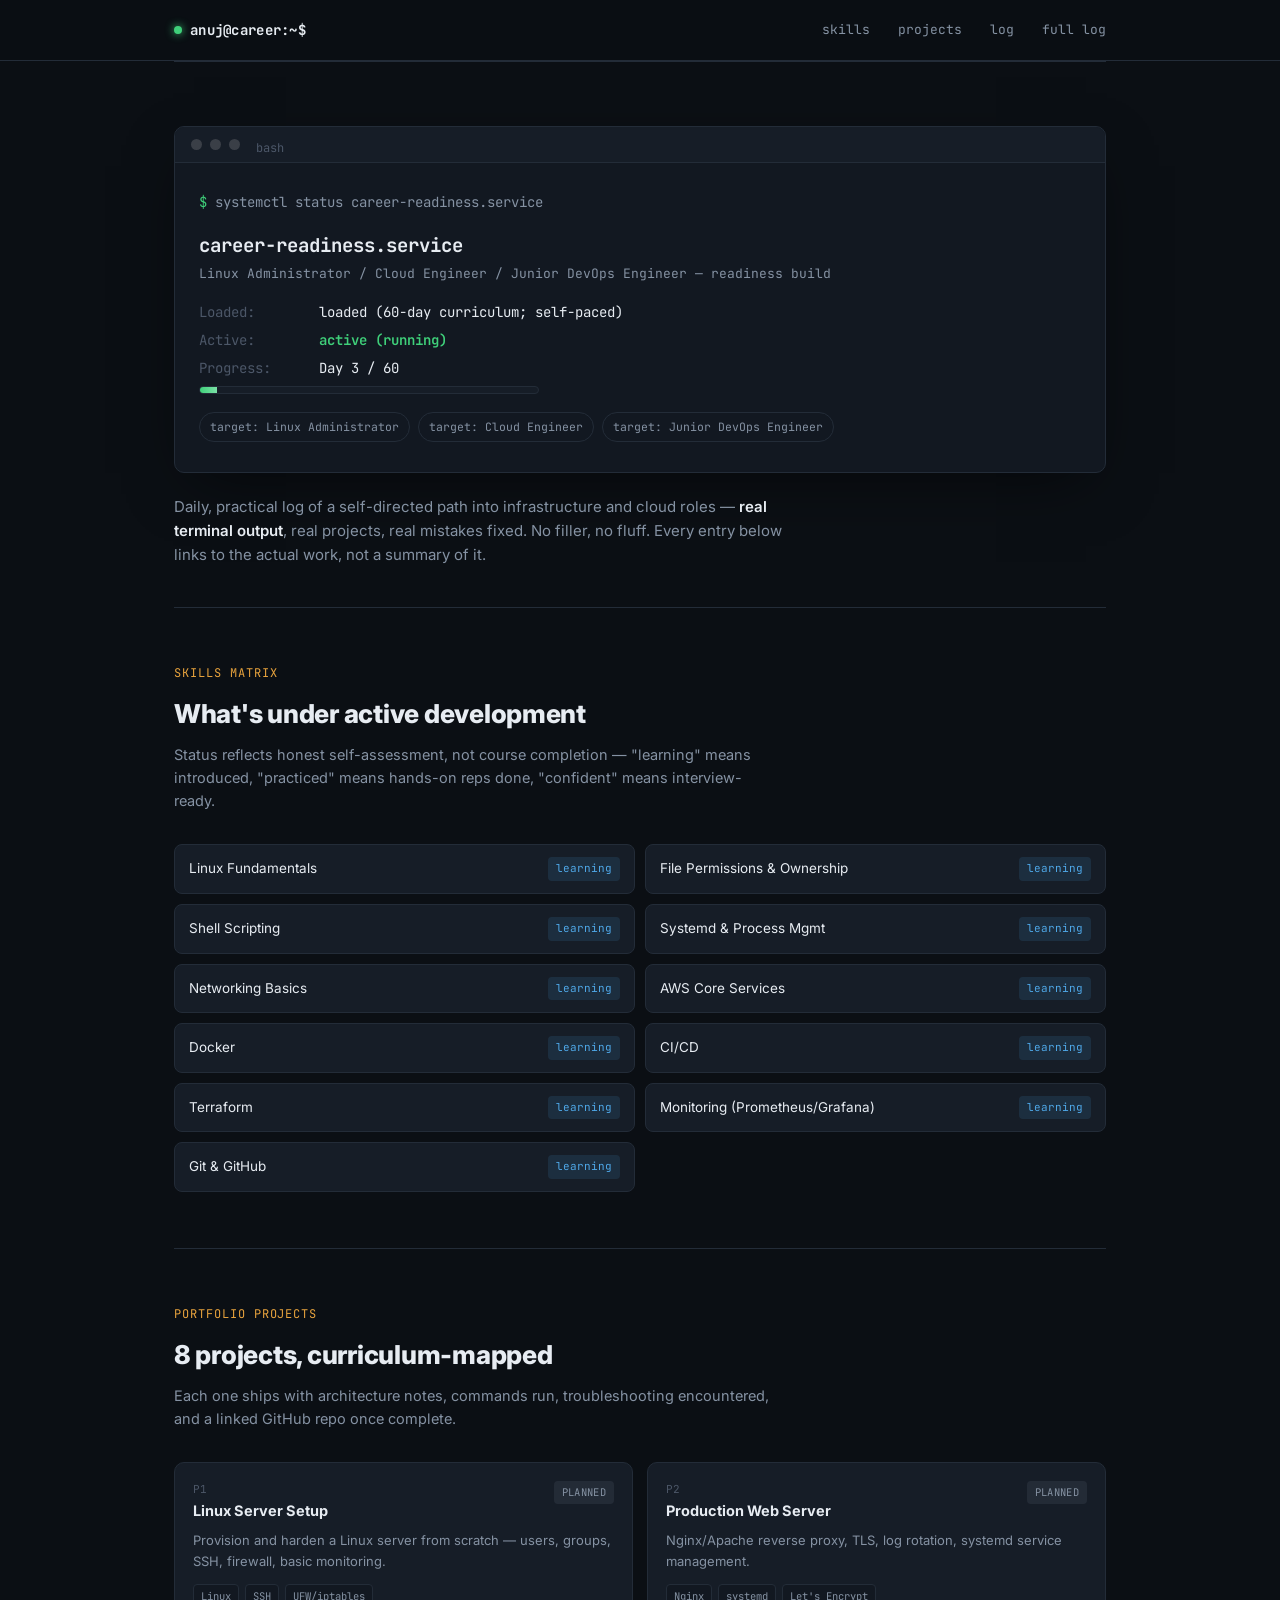
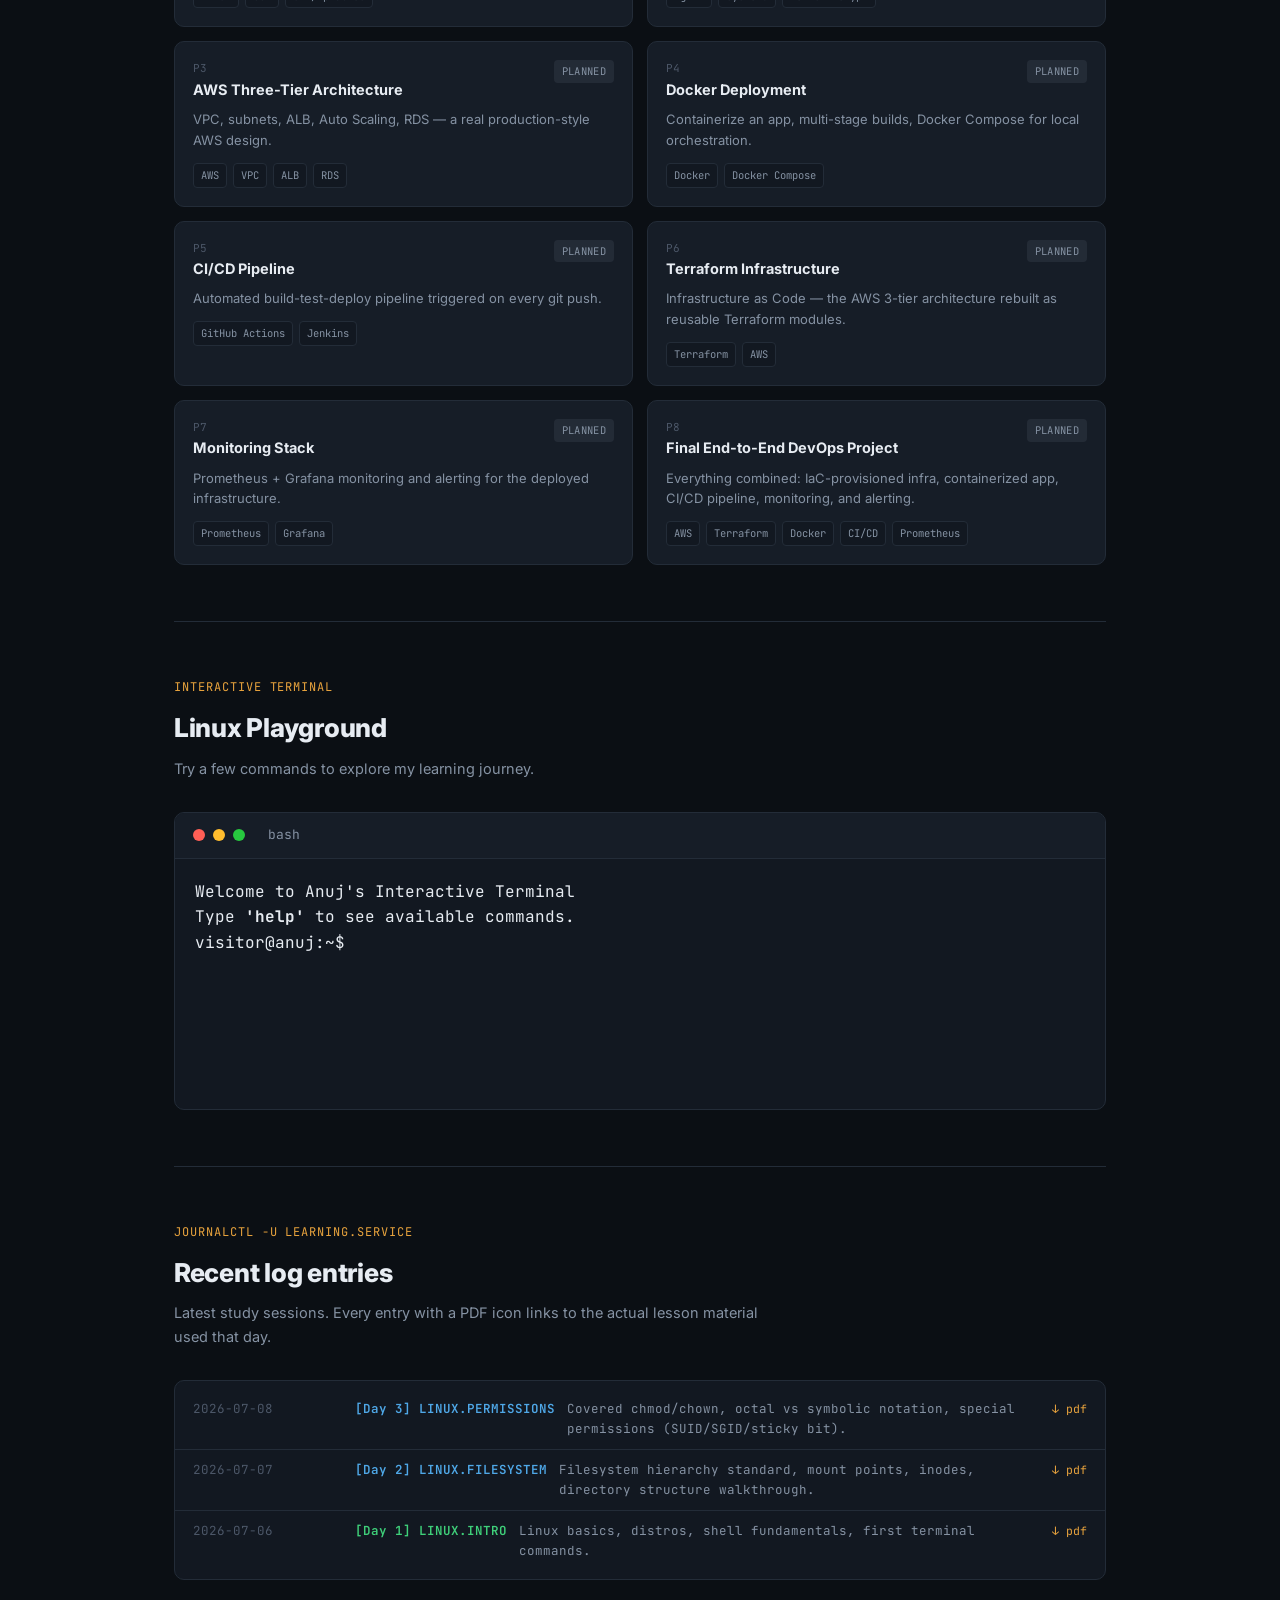
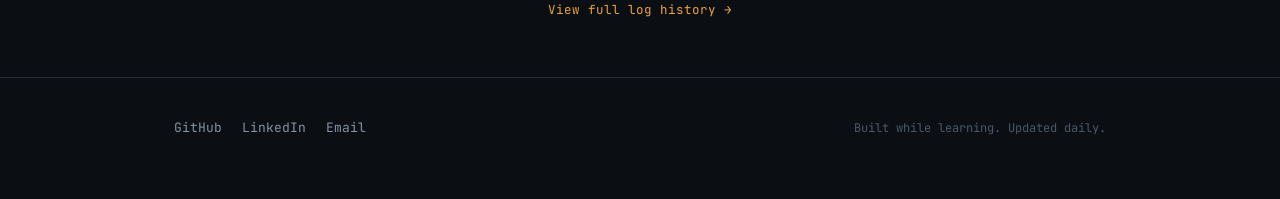
<file: index.html>
<!DOCTYPE html>
<html lang="en">
<head>
<meta charset="UTF-8">
<meta name="viewport" content="width=device-width, initial-scale=1.0">
<title>Anuj — Linux / Cloud / DevOps Learning Log</title>
<meta name="description" content="60-day journey to Linux Administrator, Cloud Engineer, and Junior DevOps Engineer readiness. Daily logs, hands-on projects, real output.">

<link rel="preconnect" href="https://fonts.googleapis.com">
<link rel="preconnect" href="https://fonts.gstatic.com" crossorigin>
<link href="https://fonts.googleapis.com/css2?family=JetBrains+Mono:wght@400;500;600;700&family=Inter:wght@400;500;600;700;800&display=swap" rel="stylesheet">


<!-- /*

Temporary

Next Sprint

↓

Move everything to assets/css/main.css

*/ -->
<link rel="stylesheet" href="assets/css/main.css">
<link rel="stylesheet" href="assets/css/terminal.css">

</head>
<body>

<nav>
  <div class="wrap">
    <div class="brand"><span class="dot"></span>anuj@career:~$</div>
    <div class="navlinks">
      <a href="#skills">skills</a>
      <a href="#projects">projects</a>
      <a href="#log">log</a>
      <a href="log.html">full log</a>
    </div>
  </div>
</nav>

<div class="wrap">
  <section class="hero">
    <div class="term">
      <div class="term-bar">
        <span class="r"></span><span class="y"></span><span class="g"></span>
        <span class="label">bash</span>
      </div>
      <div class="term-body">
        <div class="cmd">systemctl status career-readiness.service</div>
        <div class="unit-name" id="unitName">career-readiness.service</div>
        <div class="unit-desc">Linux Administrator / Cloud Engineer / Junior DevOps Engineer — readiness build</div>

        <div class="status-line"><span class="k">Loaded:</span><span class="v">loaded (60-day curriculum; self-paced)</span></div>
        <div class="status-line"><span class="k">Active:</span><span class="v active" id="statusActive">active (running)</span></div>
        <div class="status-line"><span class="k">Progress:</span><span class="v" id="progressText">Day 3 / 60</span></div>
        <div class="bar-track"><div class="bar-fill" id="progressBar" style="width:5%"></div></div>

        <div class="roles-row" id="rolesRow"></div>
      </div>
    </div>

    <p class="hero-sub">
      Daily, practical log of a self-directed path into infrastructure and cloud roles —
      <b>real terminal output</b>, real projects, real mistakes fixed. No filler, no fluff.
      Every entry below links to the actual work, not a summary of it.
    </p>
  </section>

  <section id="skills">
    <div class="eyebrow">Skills matrix</div>
    <h2>What's under active development</h2>
    <p class="section-desc">Status reflects honest self-assessment, not course completion — "learning" means introduced, "practiced" means hands-on reps done, "confident" means interview-ready.</p>
    <div class="skills-grid" id="skillsGrid"></div>
  </section>

  <section id="projects">
    <div class="eyebrow">Portfolio projects</div>
    <h2>8 projects, curriculum-mapped</h2>
    <p class="section-desc">Each one ships with architecture notes, commands run, troubleshooting encountered, and a linked GitHub repo once complete.</p>
    <div class="projects-grid" id="projectsGrid"></div>
  </section>
  <!-- terminal section  -->
  <section id="terminal">

    <div class="eyebrow">
        Interactive Terminal
    </div>

    <h2>Linux Playground</h2>

    <p class="section-desc">
        Try a few commands to explore my learning journey.
    </p>

    <div class="terminal-window">

        <div class="terminal-header">

            <span class="red"></span>
            <span class="yellow"></span>
            <span class="green"></span>

            <span class="terminal-title">
                bash
            </span>

        </div>

        <div id="terminal-body">

            <div id="terminal-output">

            </div>

            <div id="terminal-input-line">

            </div>

        </div>

    </div>

  </section>

  
  <section id="log">
    <div class="eyebrow">journalctl -u learning.service</div>
    <h2>Recent log entries</h2>
    <p class="section-desc">Latest study sessions. Every entry with a PDF icon links to the actual lesson material used that day.</p>
    <div class="log-box" id="logBox"></div>
    <div class="log-footer"><a href="log.html">View full log history →</a></div>
  </section>
</div>

<footer>
  <div class="wrap footer-grid">
    <div class="footer-links">
      <a href="https://github.com/" id="githubLink" target="_blank" rel="noopener">GitHub</a>
      <a href="https://linkedin.com/" id="linkedinLink" target="_blank" rel="noopener">LinkedIn</a>
      <a href="mailto:you@example.com" id="emailLink">Email</a>
    </div>
    <div class="footer-note">Built while learning. Updated daily.</div>
  </div>
</footer>

<script src="data.js"></script>
<script src="assets/js/terminal.js"></script>
<script>
  // ---- HERO ----
  document.getElementById('statusActive').textContent = CURRICULUM.status;
  document.getElementById('progressText').textContent = `Day ${CURRICULUM.currentDay} / ${CURRICULUM.totalDays}`;
  document.getElementById('progressBar').style.width = Math.min(100, (CURRICULUM.currentDay / CURRICULUM.totalDays) * 100) + '%';
  document.getElementById('rolesRow').innerHTML = CURRICULUM.targetRoles.map(r => `<span class="role-pill">target: ${r}</span>`).join('');

  // ---- SKILLS ----
  document.getElementById('skillsGrid').innerHTML = SKILLS.map(s => `
    <div class="skill-row">
      <span>${s.name}</span>
      <span class="skill-status ${s.status}">${s.status}</span>
    </div>
  `).join('');

  // ---- PROJECTS ----
  document.getElementById('projectsGrid').innerHTML = PROJECTS.map(p => `
    <div class="proj-card">
      <div class="proj-top">
        <div>
          <div class="proj-id">${p.id.toUpperCase()}</div>
          <div class="proj-title">${p.title}</div>
        </div>
        <span class="proj-status ${p.status}">${p.status.replace('-', ' ')}</span>
      </div>
      <div class="proj-desc">${p.description}</div>
      <div class="proj-stack">${p.stack.map(t => `<span class="stack-chip">${t}</span>`).join('')}</div>
    </div>
  `).join('');

  // ---- LOG PREVIEW (latest 5) ----
  const preview = LEARNING_LOG.slice(0, 5);
  document.getElementById('logBox').innerHTML = preview.length ? preview.map(e => `
    <div class="log-line">
      <span class="log-date">${e.date}</span>
      <span class="log-tag ${e.level}">[Day ${e.day}] ${e.tag}</span>
      <span class="log-msg">${e.summary}</span>
      ${e.pdf ? `<a class="log-pdf" href="${e.pdf}" target="_blank">↓ pdf</a>` : ''}
    </div>
  `).join('') : `<div class="log-empty">No entries yet — add your first day to data.js</div>`;
</script>

</body>
</html>
</file>
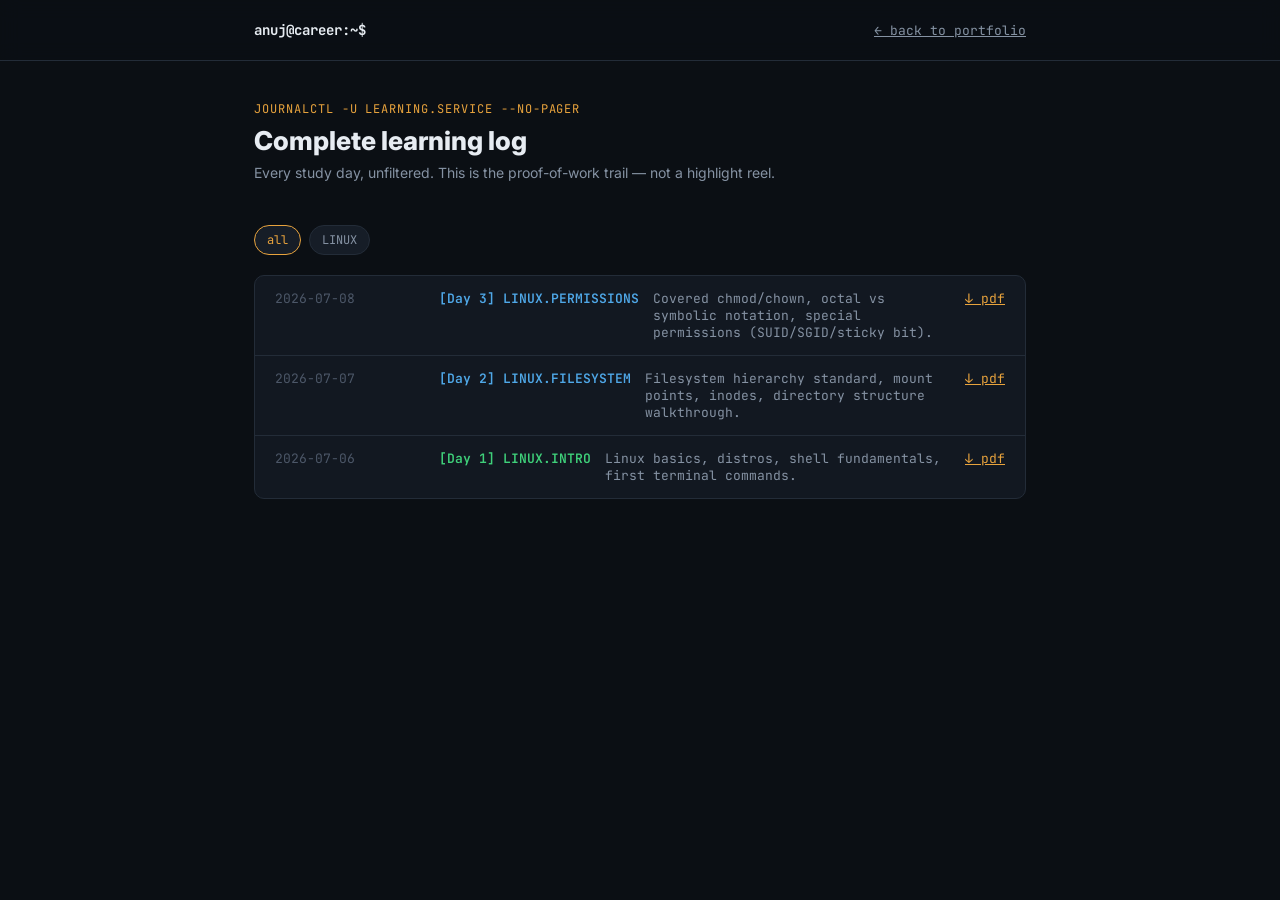
<file: log.html>
<!DOCTYPE html>
<html lang="en">
<head>
<meta charset="UTF-8">
<meta name="viewport" content="width=device-width, initial-scale=1.0">
<title>Full Learning Log — Anuj</title>
<link rel="preconnect" href="https://fonts.googleapis.com">
<link rel="preconnect" href="https://fonts.gstatic.com" crossorigin>
<link href="https://fonts.googleapis.com/css2?family=JetBrains+Mono:wght@400;500;600;700&family=Inter:wght@400;500;600;700;800&display=swap" rel="stylesheet">
<style>
  :root{
    --bg:#0B0F14; --bg-raised:#121821; --bg-card:#161D27; --line:#232C38;
    --text:#E7ECF2; --text-dim:#8592A3; --text-faint:#4C5768;
    --ok:#3FD07A; --warn:#E8A33D; --info:#4FA8E8; --accent:#E8A33D;
    --mono:'JetBrains Mono',monospace; --sans:'Inter',sans-serif;
  }
  *{box-sizing:border-box; margin:0; padding:0;}
  body{ background:var(--bg); color:var(--text); font-family:var(--sans); }
  a{ color:inherit; }
  .wrap{ max-width:820px; margin:0 auto; padding:0 24px; }
  nav{ position:sticky; top:0; background:rgba(11,15,20,0.9); backdrop-filter:blur(10px); border-bottom:1px solid var(--line); z-index:10;}
  nav .wrap{ display:flex; align-items:center; justify-content:space-between; height:60px; }
  .brand{ font-family:var(--mono); font-weight:700; font-size:14px; }
  .back{ font-family:var(--mono); font-size:13px; color:var(--text-dim); }
  .back:hover{ color:var(--text); }

  .head{ padding:40px 0 24px; }
  .eyebrow{ font-family:var(--mono); font-size:12px; color:var(--accent); text-transform:uppercase; letter-spacing:0.08em; margin-bottom:8px; }
  h1{ font-size:26px; font-weight:800; margin-bottom:8px; }
  .sub{ color:var(--text-dim); font-size:14px; }

  .filters{ display:flex; gap:8px; padding:20px 0; flex-wrap:wrap; }
  .filter-btn{
    font-family:var(--mono); font-size:12px; padding:6px 12px; border-radius:20px;
    border:1px solid var(--line); background:var(--bg-card); color:var(--text-dim); cursor:pointer;
  }
  .filter-btn.active{ border-color:var(--accent); color:var(--accent); }

  .log-box{ background:var(--bg-raised); border:1px solid var(--line); border-radius:10px; overflow:hidden; margin-bottom:60px; }
  .log-line{ display:flex; gap:14px; padding:14px 20px; border-bottom:1px solid var(--line); align-items:baseline; flex-wrap:wrap; font-family:var(--mono); font-size:13px; }
  .log-line:last-child{ border-bottom:none; }
  .log-date{ color:var(--text-faint); width:150px; flex-shrink:0; }
  .log-tag{ font-weight:600; flex-shrink:0; }
  .log-tag.info{ color:var(--info); }
  .log-tag.ok{ color:var(--ok); }
  .log-tag.warn{ color:var(--warn); }
  .log-msg{ color:var(--text-dim); flex:1; min-width:220px; }
  .log-pdf{ color:var(--accent); flex-shrink:0; }
  .log-empty{ padding:24px 20px; color:var(--text-faint); font-family:var(--mono); font-size:13px; }
</style>
</head>
<body>

<nav>
  <div class="wrap">
    <div class="brand">anuj@career:~$</div>
    <a class="back" href="index.html">← back to portfolio</a>
  </div>
</nav>

<div class="wrap">
  <div class="head">
    <div class="eyebrow">journalctl -u learning.service --no-pager</div>
    <h1>Complete learning log</h1>
    <p class="sub">Every study day, unfiltered. This is the proof-of-work trail — not a highlight reel.</p>
  </div>

  <div class="filters" id="filters"></div>

  <div class="log-box" id="fullLog"></div>
</div>

<script src="data.js"></script>
<script>
  const tags = ['all', ...new Set(LEARNING_LOG.map(e => e.tag.split('.')[0]))];
  const filtersEl = document.getElementById('filters');
  const logEl = document.getElementById('fullLog');
  let activeFilter = 'all';

  function render(){
    const entries = activeFilter === 'all'
      ? LEARNING_LOG
      : LEARNING_LOG.filter(e => e.tag.startsWith(activeFilter));

    logEl.innerHTML = entries.length ? entries.map(e => `
      <div class="log-line">
        <span class="log-date">${e.date}</span>
        <span class="log-tag ${e.level}">[Day ${e.day}] ${e.tag}</span>
        <span class="log-msg">${e.summary}</span>
        ${e.pdf ? `<a class="log-pdf" href="${e.pdf}" target="_blank">↓ pdf</a>` : ''}
      </div>
    `).join('') : `<div class="log-empty">No entries for this filter yet.</div>`;
  }

  filtersEl.innerHTML = tags.map(t => `<button class="filter-btn ${t==='all'?'active':''}" data-tag="${t}">${t}</button>`).join('');
  filtersEl.querySelectorAll('.filter-btn').forEach(btn => {
    btn.addEventListener('click', () => {
      activeFilter = btn.dataset.tag;
      filtersEl.querySelectorAll('.filter-btn').forEach(b => b.classList.remove('active'));
      btn.classList.add('active');
      render();
    });
  });

  render();
</script>

</body>
</html>
</file>
<file: assets/css/main.css>
:root{
  --bg:        #0B0F14;
  --bg-raised: #121821;
  --bg-card:   #161D27;
  --line:      #232C38;
  --text:      #E7ECF2;
  --text-dim:  #8592A3;
  --text-faint:#4C5768;
  --ok:        #3FD07A;
  --warn:      #E8A33D;
  --info:      #4FA8E8;
  --accent:    #E8A33D;
  --mono: 'JetBrains Mono', monospace;
  --sans: 'Inter', sans-serif;
}

*{box-sizing:border-box; margin:0; padding:0;}
html{scroll-behavior:smooth;}

body{
  background:var(--bg);
  color:var(--text);
  font-family:var(--sans);
  line-height:1.6;
  -webkit-font-smoothing:antialiased;
}

::selection{
  background:var(--accent);
  color:#0B0F14;
}

a{
  color:inherit;
  text-decoration:none;
}

.wrap{
  max-width:980px;
  margin:0 auto;
  padding:0 24px;
}

/* ---------- NAV ---------- */

nav{
  position:sticky;
  top:0;
  z-index:50;
  background:rgba(11,15,20,0.88);
  backdrop-filter:blur(10px);
  border-bottom:1px solid var(--line);
}

nav .wrap{
  display:flex;
  align-items:center;
  justify-content:space-between;
  height:60px;
}

.brand{
  font-family:var(--mono);
  font-weight:700;
  font-size:14px;
  letter-spacing:.02em;
  display:flex;
  align-items:center;
  gap:8px;
}

.brand .dot{
  width:8px;
  height:8px;
  border-radius:50%;
  background:var(--ok);
  box-shadow:0 0 8px var(--ok);
}

.navlinks{
  display:flex;
  gap:28px;
  font-family:var(--mono);
  font-size:13px;
  color:var(--text-dim);
}

.navlinks a:hover{
  color:var(--text);
}

/* ---------- HERO : systemctl status ---------- */

.hero{
  padding:64px 0 40px;
}

.term{
  background:var(--bg-raised);
  border:1px solid var(--line);
  border-radius:10px;
  overflow:hidden;
  box-shadow:0 20px 60px -20px rgba(0,0,0,.6);
}

.term-bar{
  display:flex;
  align-items:center;
  gap:8px;
  padding:12px 16px;
  border-bottom:1px solid var(--line);
  background:var(--bg-card);
}

.term-bar span{
  width:11px;
  height:11px;
  border-radius:50%;
}

.term-bar .r,
.term-bar .y,
.term-bar .g{
  background:#3a3f47;
}

.term-bar .label{
  margin-left:8px;
  font-family:var(--mono);
  font-size:12px;
  color:var(--text-faint);
}

.term-body{
  padding:28px 24px 30px;
  font-family:var(--mono);
  font-size:14px;
}

.term-body .cmd{
  color:var(--text-dim);
  margin-bottom:18px;
}

.term-body .cmd::before{
  content:"$ ";
  color:var(--ok);
}

.unit-name{
  font-size:19px;
  font-weight:700;
  color:var(--text);
  margin-bottom:2px;
}

.unit-desc{
  color:var(--text-dim);
  margin-bottom:16px;
  font-size:13px;
}

.status-line{
  display:flex;
  gap:10px;
  margin-bottom:6px;
  flex-wrap:wrap;
}

.status-line .k{
  color:var(--text-faint);
  width:110px;
  flex-shrink:0;
}

.status-line .v{
  color:var(--text);
}

.status-line .v.active{
  color:var(--ok);
  font-weight:600;
}

.bar-track{
  width:100%;
  max-width:340px;
  height:8px;
  background:var(--bg-card);
  border:1px solid var(--line);
  border-radius:4px;
  overflow:hidden;
  margin-top:6px;
}

.bar-fill{
  height:100%;
  background:linear-gradient(90deg,var(--ok),#7BE0A6);
}

.roles-row{
  margin-top:18px;
  display:flex;
  gap:8px;
  flex-wrap:wrap;
}

.role-pill{
  font-family:var(--mono);
  font-size:11.5px;
  padding:5px 10px;
  border:1px solid var(--line);
  border-radius:20px;
  color:var(--text-dim);
}

.hero-sub{
  margin-top:22px;
  color:var(--text-dim);
  font-size:15px;
  max-width:640px;
}

.hero-sub b{
  color:var(--text);
  font-weight:600;
}

/* ---------- SECTION scaffolding ---------- */

section{
  padding:56px 0;
  border-top:1px solid var(--line);
}

.eyebrow{
  font-family:var(--mono);
  font-size:12px;
  color:var(--accent);
  letter-spacing:.08em;
  text-transform:uppercase;
  margin-bottom:10px;
}

h2{
  font-size:26px;
  font-weight:800;
  letter-spacing:-.01em;
  margin-bottom:8px;
}

.section-desc{
  color:var(--text-dim);
  font-size:14.5px;
  max-width:600px;
  margin-bottom:32px;
}

/* ---------- SKILLS ---------- */

.skills-grid{
  display:grid;
  grid-template-columns:repeat(2,1fr);
  gap:10px;
}

.skill-row{
  display:flex;
  align-items:center;
  justify-content:space-between;
  background:var(--bg-card);
  border:1px solid var(--line);
  border-radius:8px;
  padding:12px 14px;
  font-size:13.5px;
}

.skill-status{
  font-family:var(--mono);
  font-size:11px;
  padding:3px 8px;
  border-radius:4px;
  white-space:nowrap;
  margin-left:10px;
}

.skill-status.learning{
  background:rgba(79,168,232,.12);
  color:var(--info);
}

.skill-status.practiced{
  background:rgba(232,163,61,.12);
  color:var(--warn);
}

.skill-status.confident{
  background:rgba(63,208,122,.12);
  color:var(--ok);
}

/* ---------- PROJECTS ---------- */

.projects-grid{
  display:grid;
  grid-template-columns:repeat(2,1fr);
  gap:14px;
}

.proj-card{
  background:var(--bg-card);
  border:1px solid var(--line);
  border-radius:10px;
  padding:18px;
  transition:border-color .15s ease;
}

.proj-card:hover{
  border-color:#354154;
}

.proj-top{
  display:flex;
  justify-content:space-between;
  align-items:flex-start;
  margin-bottom:8px;
}

.proj-title{
  font-weight:700;
  font-size:14.5px;
}

.proj-id{
  font-family:var(--mono);
  font-size:11px;
  color:var(--text-faint);
}

.proj-status{
  font-family:var(--mono);
  font-size:10.5px;
  padding:3px 8px;
  border-radius:4px;
  text-transform:uppercase;
  letter-spacing:.03em;
  flex-shrink:0;
}

.proj-status.planned{
  background:rgba(133,146,163,.12);
  color:var(--text-dim);
}

.proj-status.in-progress{
  background:rgba(232,163,61,.12);
  color:var(--warn);
}

.proj-status.done{
  background:rgba(63,208,122,.12);
  color:var(--ok);
}

.proj-desc{
  color:var(--text-dim);
  font-size:13px;
  margin-bottom:12px;
}

.proj-stack{
  display:flex;
  gap:6px;
  flex-wrap:wrap;
}

.stack-chip{
  font-family:var(--mono);
  font-size:10.5px;
  color:var(--text-dim);
  background:var(--bg-raised);
  border:1px solid var(--line);
  padding:3px 7px;
  border-radius:4px;
}

/* ---------- LOG (journalctl style) ---------- */

.log-box{
  background:var(--bg-raised);
  border:1px solid var(--line);
  border-radius:10px;
  padding:8px 0;
  font-family:var(--mono);
  font-size:12.5px;
  overflow:hidden;
}

.log-line{
  display:flex;
  gap:12px;
  padding:10px 18px;
  border-bottom:1px solid var(--line);
  align-items:baseline;
  flex-wrap:wrap;
}

.log-line:last-child{
  border-bottom:none;
}

.log-date{
  color:var(--text-faint);
  flex-shrink:0;
  width:150px;
}

.log-tag{
  flex-shrink:0;
  font-weight:600;
}

.log-tag.info{
  color:var(--info);
}

.log-tag.ok{
  color:var(--ok);
}

.log-tag.warn{
  color:var(--warn);
}

.log-msg{
  color:var(--text-dim);
  flex:1;
  min-width:200px;
}

.log-pdf{
  color:var(--accent);
  flex-shrink:0;
  font-size:11.5px;
}

.log-empty{
  padding:20px 18px;
  color:var(--text-faint);
}

.log-footer{
  text-align:center;
  margin-top:16px;
}

.log-footer a{
  font-family:var(--mono);
  font-size:12.5px;
  color:var(--accent);
  border-bottom:1px solid transparent;
}

.log-footer a:hover{
  border-color:var(--accent);
}

/* ---------- FOOTER ---------- */

footer{
  padding:40px 0 60px;
  border-top:1px solid var(--line);
}

.footer-grid{
  display:flex;
  justify-content:space-between;
  align-items:center;
  flex-wrap:wrap;
  gap:16px;
}

.footer-links{
  display:flex;
  gap:20px;
  font-family:var(--mono);
  font-size:13px;
}

.footer-links a{
  color:var(--text-dim);
}

.footer-links a:hover{
  color:var(--text);
}

.footer-note{
  color:var(--text-faint);
  font-size:12px;
  font-family:var(--mono);
}

@media (max-width:680px){
  .skills-grid,
  .projects-grid{
    grid-template-columns:1fr;
  }

  .log-date{
    width:auto;
  }

  .unit-name{
    font-size:16px;
  }
}
</file>
<file: assets/css/terminal.css>
/**------------interactive terminal ---------------**/
  /* ---------- TERMINAL ---------- */

  .terminal-window{
      background: var(--bg-raised);
      border:1px solid var(--line);
      border-radius:10px;
      overflow:hidden;
      margin-top:20px;
  }

  .terminal-header{
      background:var(--bg-card);
      border-bottom:1px solid var(--line);
      padding:12px 18px;
      display:flex;
      align-items:center;
  }

  .terminal-header span{
      display:inline-block;
  }

  .red,
  .yellow,
  .green{
      width:12px;
      height:12px;
      border-radius:50%;
      margin-right:8px;
  }

  .red{
      background:#ff5f56;
  }

  .yellow{
      background:#ffbd2e;
  }

  .green{
      background:#27c93f;
  }

  .terminal-title{
      margin-left:15px;
      font-family:var(--mono);
      color:var(--text-dim);
      font-size:13px;
  }

  .terminal-input {
    flex: 1;
    min-width: 0;

    background: transparent;
    border: none;
    outline: none;

    color: inherit;
    font: inherit;

    caret-color: #ffffff;

    padding: 0;
    margin: 0;
}

.terminal-prompt {
    display: flex;
    align-items: center;
    gap: 8px;
}

  #terminal-body{
      padding:20px;
      min-height:250px;
      font-family:var(--mono);
      cursor:text;
  }

  .terminal-command {
    margin-bottom: 12px;
}

.terminal-response {
    margin-bottom: 16px;
}
</file>
